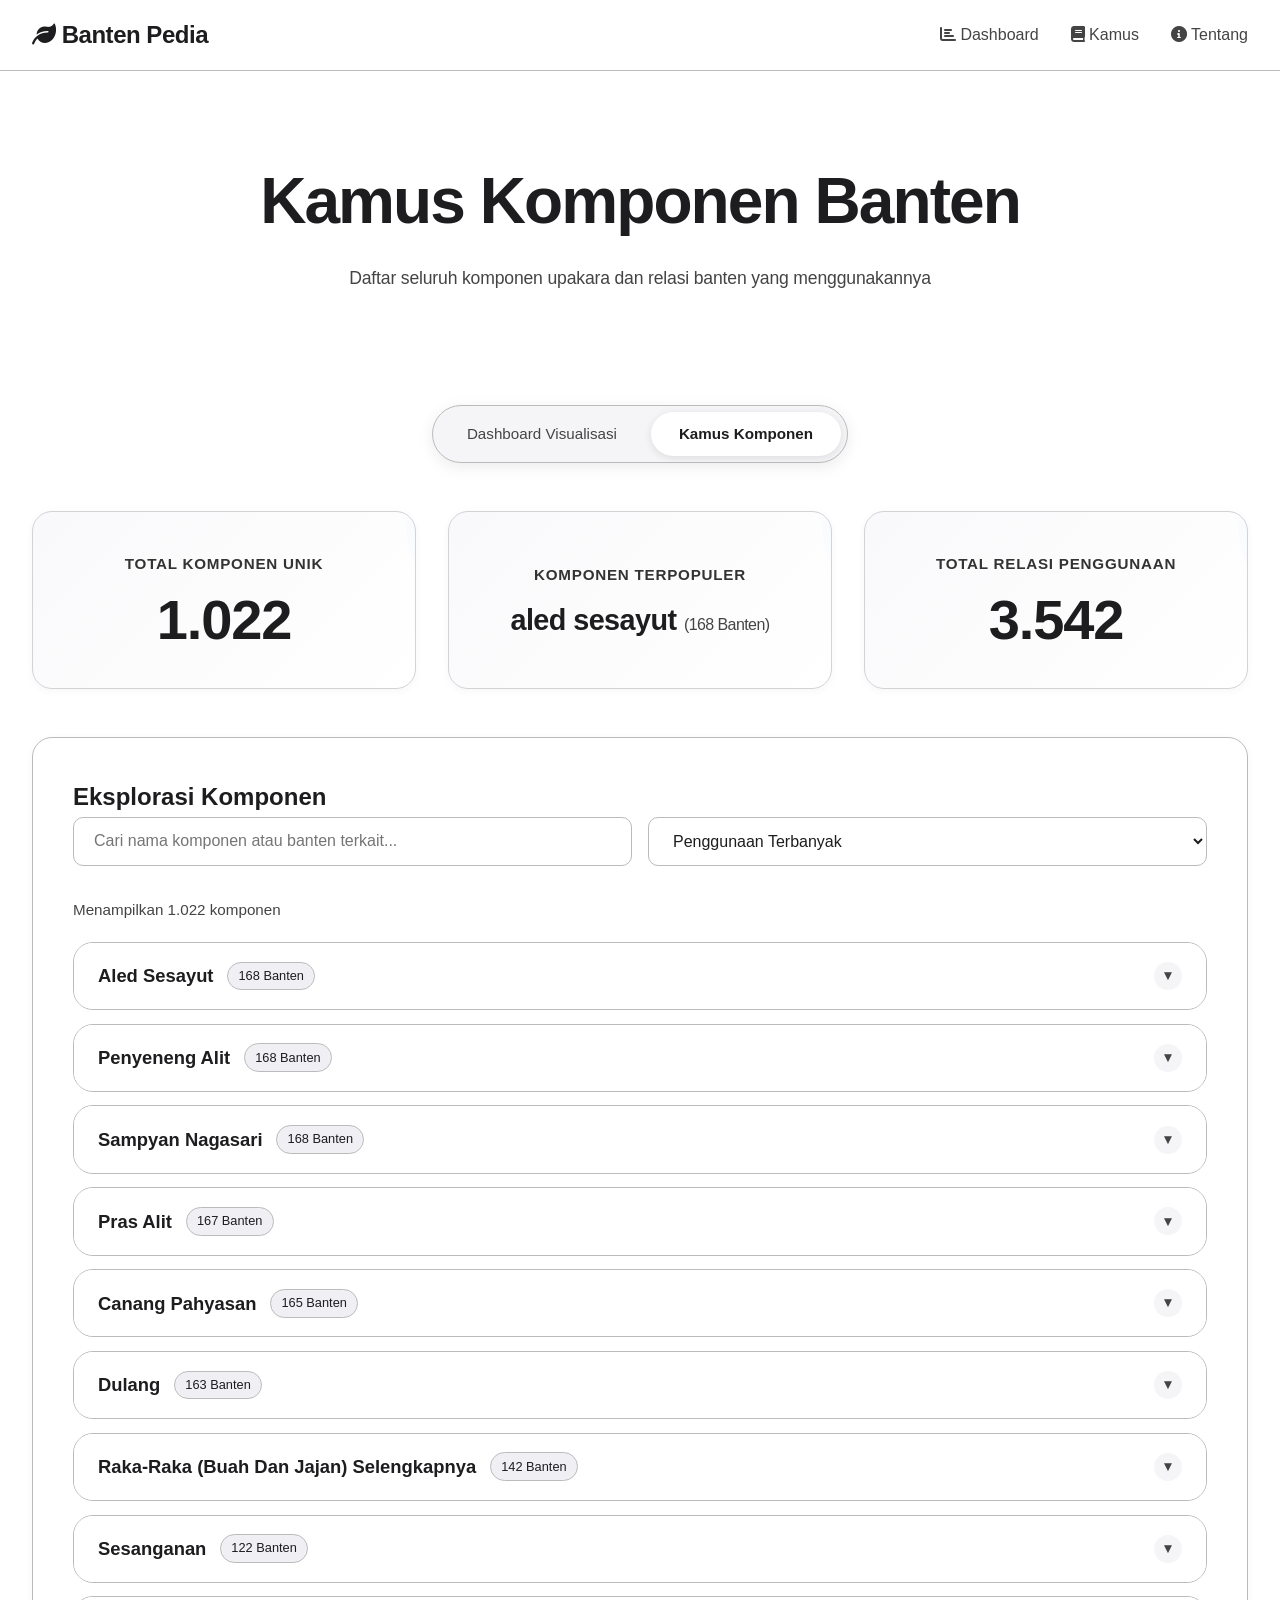
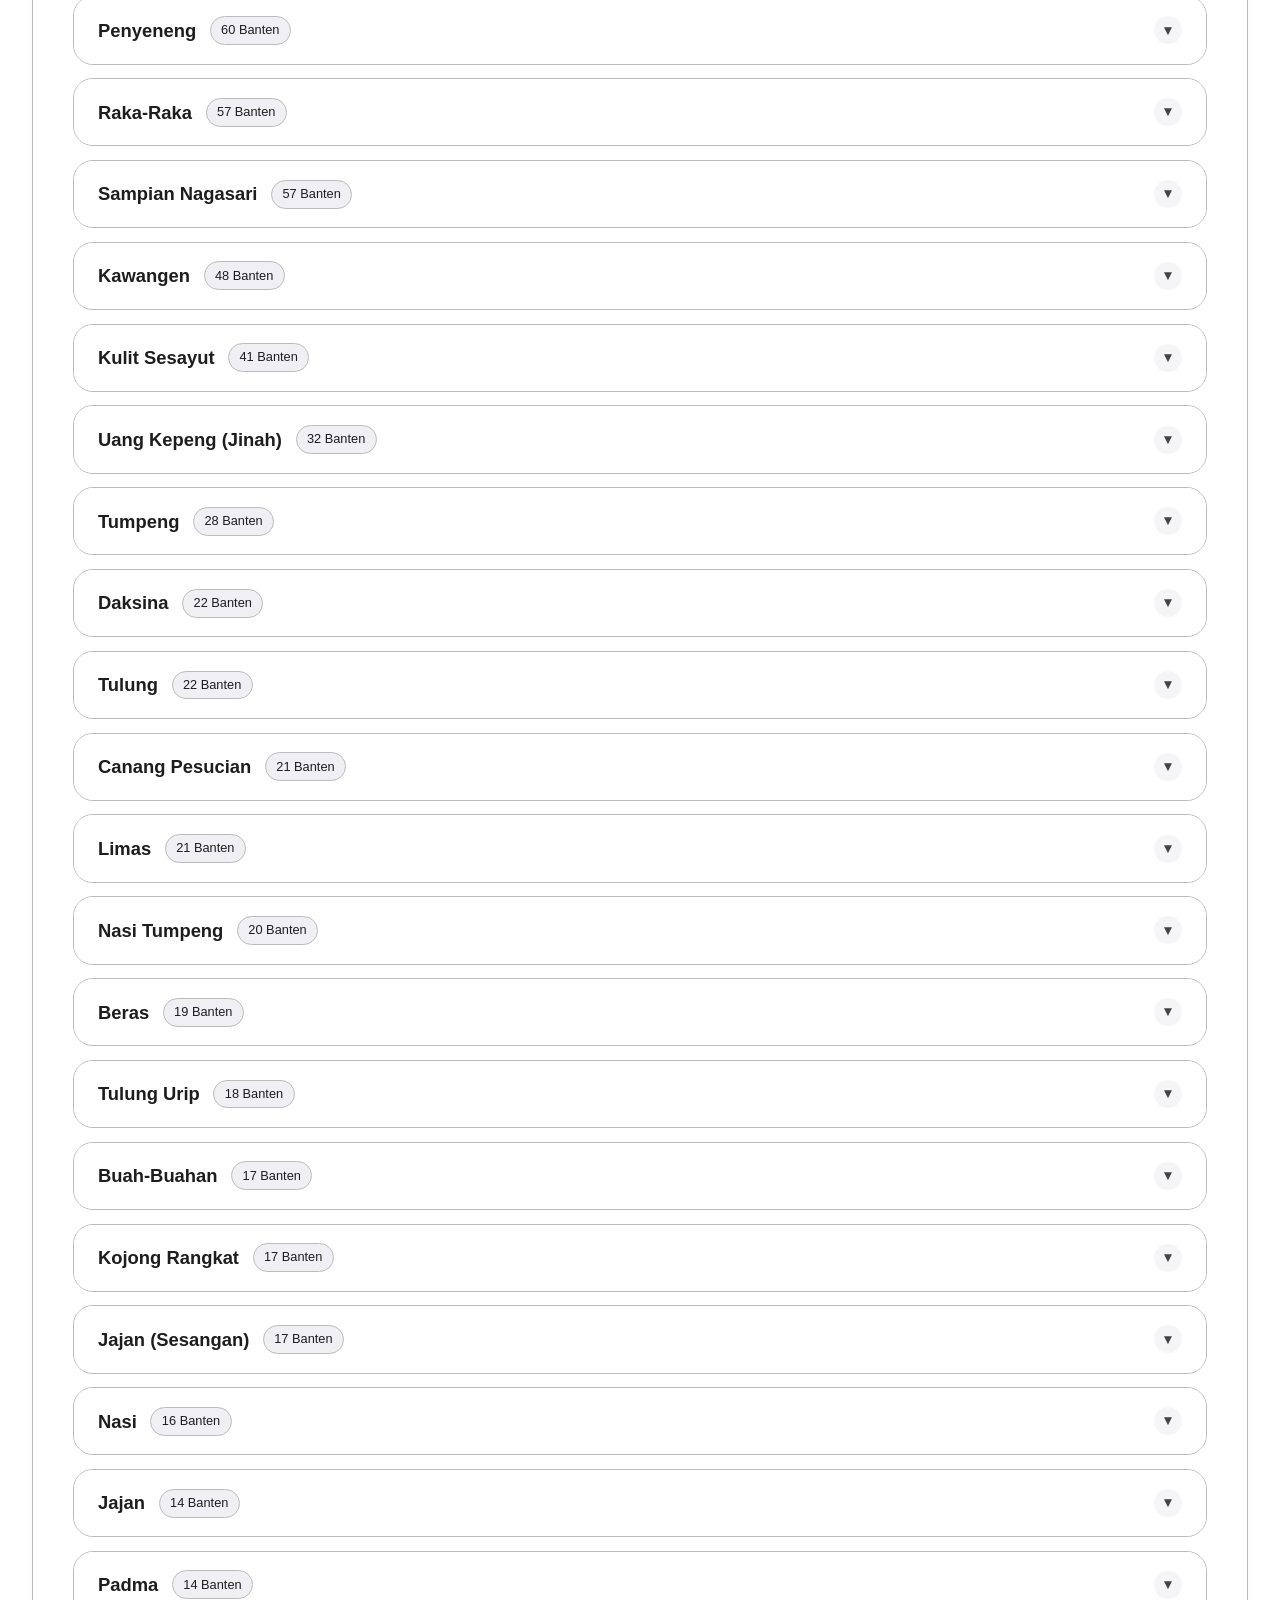
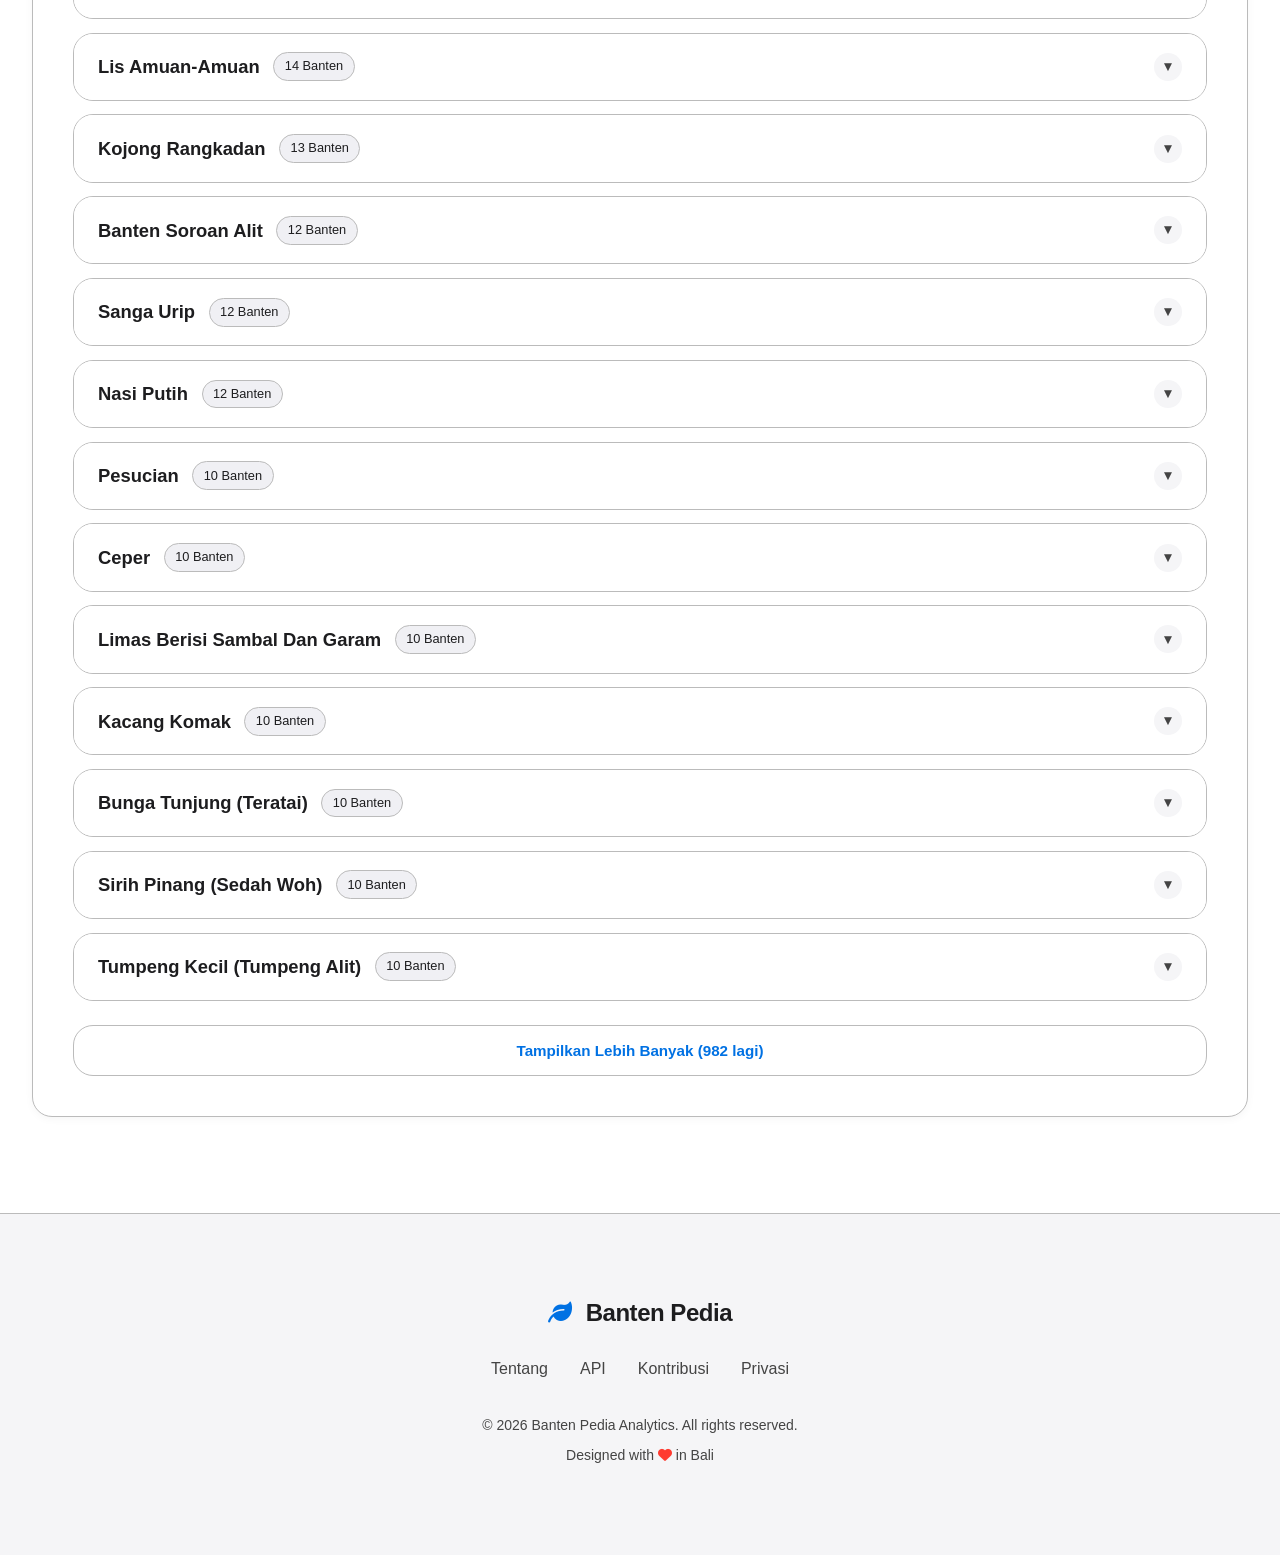
<file: web_viz/kamus.html>
<!DOCTYPE html>
<html lang="id">
<head>
    <meta charset="UTF-8">
    <meta name="viewport" content="width=device-width, initial-scale=1.0">
    <title>Kamus Komponen Banten - Banten Pedia</title>
    <link rel="stylesheet" href="style.css">
    <link rel="stylesheet" href="https://cdnjs.cloudflare.com/ajax/libs/font-awesome/6.0.0/css/all.min.css">
</head>
<body class="has-fixed-header">
    <header class="site-header">
        <div class="header-content">
            <a href="index.html" class="logo">
                <i class="fas fa-leaf"></i> Banten Pedia
            </a>
            <nav class="header-nav">
                <a href="index.html">
                    <i class="fas fa-chart-bar"></i> Dashboard
                </a>
                <a href="kamus.html" class="active">
                    <i class="fas fa-book"></i> Kamus
                </a>
                <a href="#">
                    <i class="fas fa-info-circle"></i> Tentang
                </a>
            </nav>
        </div>
    </header>

    <div class="container">
        <header>
            <h1>Kamus Komponen Banten</h1>
            <p>Daftar seluruh komponen upakara dan relasi banten yang menggunakannya</p>
        </header>

        <nav class="nav-segmented">
            <div class="nav-pills">
                <a href="index.html" class="nav-pill">Dashboard Visualisasi</a>
                <a href="kamus.html" class="nav-pill active">Kamus Komponen</a>
            </div>
        </nav>

        <section class="dashboard">
            <div class="stats-cards">
                <div class="card stat-card">
                    <h3>Total Komponen Unik</h3>
                    <p id="total-components" class="stat-value">0</p>
                </div>
                <div class="card stat-card">
                    <h3>Komponen Terpopuler</h3>
                    <p id="top-component" class="stat-value" style="font-size: 1.8rem; line-height: 1.2;">-</p>
                </div>
                <div class="card stat-card">
                    <h3>Total Relasi Penggunaan</h3>
                    <p id="total-relations" class="stat-value">0</p>
                </div>
            </div>
        </section>

        <section class="data-list card">
            <div class="list-header">
                <h2>Eksplorasi Komponen</h2>
                <div class="filters">
                    <input type="text" id="searchInput" class="filter-input" placeholder="Cari nama komponen atau banten terkait...">
                    <select id="sortFilter" class="filter-input">
                        <option value="usage_desc">Penggunaan Terbanyak</option>
                        <option value="usage_asc">Penggunaan Tersedikit</option>
                        <option value="name_asc">Nama Komponen (A-Z)</option>
                        <option value="name_desc">Nama Komponen (Z-A)</option>
                    </select>
                </div>
            </div>

            <div id="resultsCount" style="margin-bottom: 1.25rem; color: var(--text-muted); font-size: 0.95rem;">
                Memuat data komponen...
            </div>

            <div class="dictionary-list" id="dictionaryList">
                <!-- Component cards will be injected here -->
            </div>

            <button id="loadMoreBtn" class="load-more-btn" style="display: none;">
                Muat Lebih Banyak
            </button>
        </section>
    </div>

    <!-- Modal for Banten Details -->
    <div id="detailModal" class="modal">
        <div class="modal-content">
            <span class="close-btn">&times;</span>
            <div id="modalBody" class="modal-body"></div>
        </div>
    </div>

    <script src="kamus.js"></script>
    
    <footer class="site-footer">
        <div class="container">
            <div class="footer-content">
                <div class="footer-logo">
                    <i class="fas fa-leaf"></i> Banten Pedia
                </div>
                <div class="footer-links">
                    <a href="#">Tentang</a>
                    <a href="#">API</a>
                    <a href="#">Kontribusi</a>
                    <a href="#">Privasi</a>
                </div>
                <div class="footer-copy">
                    <p>&copy; 2026 Banten Pedia Analytics. All rights reserved.</p>
                    <p class="footer-tagline">Designed with <i class="fas fa-heart"></i> in Bali</p>
                </div>
            </div>
        </div>
    </footer>
</body>
</html>
</file>
<file: web_viz/style.css>
:root {
    color-scheme: light;
    --bg-color: #ffffff;
    --bg-secondary: #f5f5f7;
    --card-bg: #ffffff;
    --card-bg-secondary: #f9f9fb;
    --text-main: #1d1d1f;
    --text-muted: #444444;
    --text-tertiary: #555555;
    --border-color: #bbbbbb;
    --border-light: #d2d2d7;
    --primary: #0071e3;
    --primary-hover: #0077ed;
    --primary-light: #0071e3;
    --accent-green: #34c759;
    --accent-orange: #ff9500;
    --accent-red: #ff3b30;
    --radius: 20px;
    --radius-sm: 10px;
    --transition: all 0.3s cubic-bezier(0.4, 0, 0.2, 1);
}

html {
    scroll-behavior: smooth;
}

* {
    box-sizing: border-box;
    margin: 0;
    padding: 0;
}

body {
    font-family: -apple-system, BlinkMacSystemFont, "Segoe UI", Roboto, Helvetica, Arial, sans-serif;
    background-color: var(--bg-color);
    color: var(--text-main);
    line-height: 1.6;
    -webkit-font-smoothing: antialiased;
    -moz-osx-font-smoothing: grayscale;
    transition: background-color 0.3s ease, color 0.3s ease;
}

/* Offset for pages with fixed header */
body.has-fixed-header {
    padding-top: 70px;
}

.container {
    max-width: 1280px;
    margin: 0 auto;
    padding: 2rem;
}

header {
    text-align: center;
    margin-bottom: 4rem;
    padding: 3rem 2rem;
    position: relative;
}

header h1 {
    font-size: clamp(2.5rem, 8vw, 4rem);
    font-weight: 700;
    letter-spacing: -0.03em;
    margin-bottom: 0.75rem;
    background: linear-gradient(135deg, var(--text-main) 0%, var(--text-main) 100%);
    -webkit-background-clip: text;
    -webkit-text-fill-color: transparent;
    background-clip: text;
}

header p {
    color: var(--text-muted);
    font-size: 1.1rem;
    font-weight: 400;
    letter-spacing: -0.01em;
}

.card {
    background: var(--card-bg);
    border: 1px solid var(--border-color);
    border-radius: var(--radius);
    padding: 2.5rem;
    box-shadow: 0 2px 8px rgba(0, 0, 0, 0.04);
    transition: var(--transition);
}

.card:hover {
    border-color: var(--border-light);
    box-shadow: 0 4px 16px rgba(0, 0, 0, 0.06);
}

.dashboard {
    display: flex;
    flex-direction: column;
    gap: 3rem;
    margin-bottom: 3rem;
}

.stats-cards {
    display: grid;
    grid-template-columns: repeat(auto-fit, minmax(280px, 1fr));
    gap: 2rem;
}

.stat-card {
    text-align: center;
    padding: 2.5rem;
    display: flex;
    flex-direction: column;
    justify-content: center;
    background: linear-gradient(135deg, var(--card-bg-secondary) 0%, var(--card-bg) 100%);
    border: 1px solid var(--border-light);
    position: relative;
    overflow: hidden;
}

.stat-card::before {
    content: '';
    position: absolute;
    top: -50%;
    right: -50%;
    width: 200px;
    height: 200px;
    background: radial-gradient(circle, rgba(0, 113, 227, 0.05), transparent);
    border-radius: 50%;
}

.stat-card h3 {
    font-size: 0.95rem;
    color: #333333;
    font-weight: 600;
    margin-bottom: 1rem;
    text-transform: uppercase;
    letter-spacing: 0.05em;
}

.stat-value {
    font-size: 3.5rem;
    font-weight: 700;
    letter-spacing: -0.02em;
    color: var(--text-main);
    line-height: 1;
}

.charts-row {
    display: grid;
    grid-template-columns: 1.5fr 1fr;
    gap: 2rem;
    margin-bottom: 3rem;
}

@media (max-width: 768px) {
    .charts-row {
        grid-template-columns: 1fr;
    }
}

.chart-container {
    display: flex;
    flex-direction: column;
}

.chart-container h2 {
    font-size: 1.5rem;
    font-weight: 600;
    margin-bottom: 2rem;
    color: var(--text-main);
    letter-spacing: -0.02em;
}

.chart-wrapper {
    position: relative;
    height: 320px;
    width: 100%;
}

.filters {
    display: flex;
    gap: 1rem;
    margin-bottom: 2rem;
    flex-wrap: wrap;
}

.filter-input {
    padding: 0.875rem 1.25rem;
    border-radius: var(--radius-sm);
    border: 1px solid var(--border-color);
    background: var(--card-bg);
    color: var(--text-main);
    font-family: inherit;
    font-size: 1rem;
    outline: none;
    flex: 1;
    min-width: 220px;
    transition: var(--transition);
}

.filter-input:focus {
    border-color: var(--primary);
    box-shadow: 0 0 0 4px rgba(0, 113, 227, 0.1);
}

.list-content {
    display: grid;
    grid-template-columns: repeat(auto-fill, minmax(320px, 1fr));
    gap: 1.5rem;
    max-height: none;
    overflow-y: visible;
    padding-right: 0;
}

.list-content::-webkit-scrollbar {
    width: 8px;
}
.list-content::-webkit-scrollbar-track {
    background: var(--bg-secondary);
    border-radius: 10px;
}
.list-content::-webkit-scrollbar-thumb {
    background: var(--border-color);
    border-radius: 10px;
}
.list-content::-webkit-scrollbar-thumb:hover {
    background: var(--text-tertiary);
}

.banten-item {
    background: var(--card-bg);
    border: 1px solid var(--border-color);
    border-radius: var(--radius);
    padding: 2rem 2rem 1.5rem;
    cursor: pointer;
    transition: var(--transition);
    position: relative;
    overflow: hidden;
    text-align: center;
}

.card-badge {
    position: absolute;
    top: 0.75rem;
    right: 0.75rem;
    background: var(--primary);
    color: white;
    padding: 0.3rem 0.7rem;
    border-radius: 16px;
    font-size: 0.7rem;
    font-weight: 600;
    line-height: 1.2;
}

.banten-item:hover {
    border-color: var(--primary);
    box-shadow: 0 4px 16px rgba(0, 0, 0, 0.08);
    transform: translateY(-2px);
}

.banten-item h4 {
    font-size: 1.2rem;
    font-weight: 600;
    color: var(--text-main);
    margin-bottom: 1rem;
    letter-spacing: -0.01em;
    margin-top: 1.5rem;
    padding-right: 5rem;
}

.banten-item p {
    font-size: 0.95rem;
    color: var(--text-muted);
    margin-bottom: 1.5rem;
    display: -webkit-box;
    line-clamp: 3;
    -webkit-line-clamp: 3;
    -webkit-box-orient: vertical;
    overflow: hidden;
    line-height: 1.6;
    min-height: 4.8rem;
}

.detail-btn {
    display: inline-block;
    padding: 0.75rem 1.5rem;
    background: var(--primary);
    color: white;
    border-radius: 9999px;
    font-weight: 500;
    font-size: 0.95rem;
    text-decoration: none;
    transition: var(--transition);
    border: none;
    cursor: pointer;
}

.detail-btn:hover {
    background: var(--primary-hover);
    transform: translateY(-2px);
    box-shadow: 0 4px 12px rgba(0, 113, 227, 0.3);
}

/* Modal Styles */
.modal {
    display: none; 
    position: fixed; 
    z-index: 1000; 
    left: 0;
    top: 0;
    width: 100%; 
    height: 100%; 
    background-color: rgba(0, 0, 0, 0.6); 
    backdrop-filter: blur(20px);
    -webkit-backdrop-filter: blur(20px);
    overflow: auto;
    animation: fadeIn 0.2s ease;
}

@keyframes fadeIn {
    from { opacity: 0; }
    to { opacity: 1; }
}

.modal-content {
    background: var(--bg-secondary);
    margin: 3% auto;
    padding: 0;
    border: none;
    width: 90%;
    max-width: 900px;
    position: relative;
    border-radius: var(--radius);
    box-shadow: 0 24px 80px rgba(0, 0, 0, 0.25);
    animation: slideUp 0.3s cubic-bezier(0.4, 0, 0.2, 1);
    overflow: hidden;
}

@keyframes slideUp {
    from { 
        opacity: 0;
        transform: translateY(30px); 
    }
    to { 
        opacity: 1;
        transform: translateY(0); 
    }
}

.modal-header {
    background: linear-gradient(135deg, var(--primary) 0%, #005bb5 100%);
    padding: 3rem 3rem 2rem;
    position: relative;
}

.modal-header h2 {
    color: white;
    font-size: 2.5rem;
    font-weight: 700;
    margin: 0 0 0.75rem 0;
    letter-spacing: -0.02em;
}

.modal-header .meta-info {
    color: rgba(255, 255, 255, 0.9);
    font-size: 1rem;
    display: flex;
    gap: 1.5rem;
    align-items: center;
}

.modal-header .meta-info span {
    display: inline-flex;
    align-items: center;
    gap: 0.5rem;
}

.close-btn {
    position: absolute;
    top: 1.5rem;
    right: 2rem;
    color: white;
    font-size: 28px;
    cursor: pointer;
    transition: var(--transition);
    width: 40px;
    height: 40px;
    display: flex;
    align-items: center;
    justify-content: center;
    border-radius: 50%;
    background: rgba(255, 255, 255, 0.15);
    border: 1px solid rgba(255, 255, 255, 0.2);
}

.close-btn:hover {
    background: rgba(255, 255, 255, 0.25);
    transform: rotate(90deg);
}

.modal-body {
    padding: 2.5rem 3rem 3rem;
}

.modal-body h2 {
    font-size: 2.25rem;
    font-weight: 700;
    margin-bottom: 2rem;
    color: var(--text-main);
    letter-spacing: -0.02em;
}

.modal-grid {
    display: grid;
    grid-template-columns: 1fr 1fr;
    gap: 2.5rem;
}

.main-column,
.side-column {
    padding: 0 1rem;
}

@media (max-width: 768px) {
    .modal-grid {
        grid-template-columns: 1fr;
    }
    .main-column,
    .side-column {
        padding: 0;
    }
}

.modal-section {
    margin-bottom: 2.5rem;
}

.modal-section.no-border h3 {
    border-bottom: none;
    margin-bottom: 1rem;
}

.modal-section h3 {
    font-size: 1.3rem;
    font-weight: 600;
    color: var(--text-main);
    margin-bottom: 1.25rem;
    padding-bottom: 0.75rem;
    border-bottom: 3px solid var(--primary);
    letter-spacing: -0.01em;
    display: flex;
    align-items: center;
    gap: 0.75rem;
}

.modal-section h3 i {
    color: var(--primary);
}

.modal-section p {
    color: var(--text-muted);
    font-size: 1.05rem;
    line-height: 1.8;
    background: var(--card-bg);
    padding: 1.5rem;
    border-radius: var(--radius-sm);
    border-left: 4px solid var(--primary);
}

/* Accordion Styles */
.modal-accordion {
    margin-bottom: 1.25rem;
    border: 1px solid var(--border-light);
    border-radius: var(--radius-sm);
    overflow: hidden;
    transition: var(--transition);
}

.accordion-header {
    display: flex;
    justify-content: space-between;
    align-items: center;
    padding: 1.25rem;
    cursor: pointer;
    background: var(--card-bg);
    user-select: none;
    transition: background 0.2s ease;
}

.accordion-header:hover {
    background: var(--bg-secondary);
}

.accordion-header h3 {
    margin: 0;
    border-bottom: none;
    padding-bottom: 0;
    font-size: 1.1rem;
}

.accordion-header .arrow {
    color: var(--text-muted);
    transition: transform 0.3s ease;
    font-size: 0.9rem;
}

.modal-accordion.active .accordion-header .arrow {
    transform: rotate(180deg);
    color: var(--primary);
}

.accordion-content {
    max-height: 0;
    overflow: hidden;
    transition: max-height 0.3s ease;
}

.modal-accordion.active .accordion-content {
    max-height: 500px;
    padding: 0 1.25rem 1.25rem 1.25rem;
}

.accordion-content p {
    margin: 0;
}

.komponen-list {
    list-style: none;
    display: flex;
    flex-direction: column;
    gap: 1rem;
}

.komponen-item {
    background: linear-gradient(135deg, var(--card-bg) 0%, var(--card-bg-secondary) 100%);
    border-radius: var(--radius-sm);
    border: 1px solid var(--border-light);
    transition: var(--transition);
    position: relative;
    overflow: hidden;
    padding: 1rem 1.25rem;
}
.komponen-item:has(p) {
    padding: 1.5rem;
}

.komponen-item:hover {
    border-color: var(--primary);
    transform: translateY(-4px);
    box-shadow: 0 6px 16px rgba(0, 0, 0, 0.1);
}

.komponen-item::before {
    content: '';
    position: absolute;
    top: 0;
    left: 0;
    width: 6px;
    height: 100%;
    background: var(--accent-green);
}

.komponen-item h4 {
    font-size: 1.1rem;
    font-weight: 600;
    color: var(--text-main);
    margin-bottom: 0.5rem;
}

.komponen-item p {
    font-size: 0.9rem;
    color: var(--text-muted);
    line-height: 1.6;
}

.komponen-item strong {
    color: var(--text-main);
    font-weight: 600;
}

/* Apple Segmented Nav */
.nav-segmented {
    display: flex;
    justify-content: center;
    margin-bottom: 3rem;
    position: sticky;
    top: 20px;
    z-index: 100;
}

.nav-pills {
    display: inline-flex;
    background: var(--bg-secondary);
    padding: 6px;
    border-radius: 9999px;
    gap: 6px;
    border: 1px solid var(--border-color);
    backdrop-filter: blur(20px);
    box-shadow: 0 4px 16px rgba(0, 0, 0, 0.08);
}

.nav-pill {
    padding: 10px 28px;
    font-size: 0.95rem;
    font-weight: 500;
    color: var(--text-muted);
    text-decoration: none;
    border-radius: 9999px;
    transition: var(--transition);
}

.nav-pill:hover {
    color: var(--text-main);
    background: rgba(0, 0, 0, 0.03);
}

.nav-pill.active {
    background: var(--card-bg);
    color: var(--text-main);
    font-weight: 600;
    box-shadow: 0 2px 8px rgba(0, 0, 0, 0.1);
}

/* Dictionary View Styles */
.dictionary-controls {
    display: flex;
    gap: 1rem;
    margin-bottom: 2rem;
    flex-wrap: wrap;
}

.dictionary-list {
    display: flex;
    flex-direction: column;
    gap: 0.85rem;
}

.component-card {
    background: var(--card-bg);
    border: 1px solid var(--border-color);
    border-radius: var(--radius);
    overflow: hidden;
    transition: border-color 0.2s ease;
}

.component-card:hover {
    border-color: #a1a1a6;
}

.component-header {
    display: flex;
    align-items: center;
    justify-content: space-between;
    padding: 1.15rem 1.5rem;
    cursor: pointer;
    user-select: none;
    background: var(--card-bg);
}

.component-title-group {
    display: flex;
    align-items: center;
    gap: 0.85rem;
    flex-wrap: wrap;
}

.component-name {
    font-size: 1.15rem;
    font-weight: 600;
    color: var(--text-main);
    text-transform: capitalize;
}

.component-badge {
    display: inline-flex;
    align-items: center;
    padding: 0.2rem 0.65rem;
    background: #f0f0f4;
    color: var(--text-main);
    border-radius: 9999px;
    font-size: 0.8rem;
    font-weight: 500;
    border: 1px solid var(--border-color);
}

.component-arrow {
    display: inline-flex;
    align-items: center;
    justify-content: center;
    width: 28px;
    height: 28px;
    border-radius: 50%;
    background: #f5f5f7;
    color: var(--text-muted);
    font-size: 0.85rem;
    transition: transform 0.2s ease, background-color 0.2s ease;
}

.component-card.expanded .component-arrow {
    transform: rotate(180deg);
    background: #e5e5ea;
    color: var(--text-main);
}

.component-dropdown {
    display: none;
    padding: 1.25rem 1.5rem;
    background: #fafafc;
    border-top: 1px solid var(--border-color);
}

.component-card.expanded .component-dropdown {
    display: block;
}

.dropdown-desc {
    margin-bottom: 1rem;
    font-size: 0.9rem;
    color: var(--text-muted);
}

.banten-grid {
    display: grid;
    grid-template-columns: repeat(auto-fill, minmax(280px, 1fr));
    gap: 1rem;
}

.banten-subcard {
    background: #ffffff;
    border: 1px solid var(--border-color);
    border-radius: var(--radius-sm);
    padding: 1rem;
    cursor: pointer;
    transition: border-color 0.2s ease, transform 0.15s ease;
}

.banten-subcard:hover {
    border-color: var(--primary);
    transform: translateY(-1px);
}

.banten-subcard h5 {
    font-size: 0.95rem;
    font-weight: 600;
    color: var(--text-main);
    margin-bottom: 0.35rem;
}

.banten-subcard p {
    font-size: 0.85rem;
    color: var(--text-muted);
    line-height: 1.4;
}

.banten-subcard .badge-peran {
    display: inline-block;
    margin-top: 0.5rem;
    padding: 0.15rem 0.5rem;
    background: #e8f2fe;
    color: #0071e3;
    border-radius: 4px;
    font-size: 0.75rem;
    font-weight: 500;
}

.load-more-btn {
    display: block;
    width: 100%;
    padding: 1rem;
    margin-top: 1.5rem;
    background: var(--card-bg);
    border: 1px solid var(--border-color);
    border-radius: var(--radius);
    color: var(--primary);
    font-size: 0.95rem;
    font-weight: 600;
    cursor: pointer;
    text-align: center;
    transition: background 0.2s ease, border-color 0.2s ease;
}

.load-more-btn:hover {
    background: var(--bg-secondary);
    border-color: var(--text-muted);
    transform: translateY(-2px);
    box-shadow: 0 4px 12px rgba(0, 0, 0, 0.08);
}

/* Hero Section */
.hero {
    text-align: center;
    padding: 5rem 2rem;
    margin-bottom: 3rem;
    background: linear-gradient(180deg, var(--bg-secondary) 0%, var(--bg-color) 100%);
    border-radius: var(--radius);
    position: relative;
    overflow: hidden;
}

.hero::before {
    content: '';
    position: absolute;
    top: -50%;
    left: 50%;
    width: 600px;
    height: 600px;
    background: radial-gradient(circle, rgba(0, 113, 227, 0.08), transparent 70%);
    transform: translateX(-50%);
}

.hero h1 {
    font-size: clamp(3rem, 10vw, 5rem);
    font-weight: 700;
    letter-spacing: -0.04em;
    margin-bottom: 1.5rem;
    color: var(--text-main);
}

.hero p {
    font-size: 1.25rem;
    color: var(--text-muted);
    max-width: 600px;
    margin: 0 auto 2.5rem;
    line-height: 1.6;
}

.cta-button {
    display: inline-block;
    padding: 1rem 2.5rem;
    background: var(--primary);
    color: white;
    border-radius: 9999px;
    font-weight: 600;
    font-size: 1.1rem;
    text-decoration: none;
    transition: var(--transition);
    box-shadow: 0 4px 16px rgba(0, 113, 227, 0.3);
}

.cta-button:hover {
    background: var(--primary-hover);
    transform: translateY(-2px);
    box-shadow: 0 6px 20px rgba(0, 113, 227, 0.4);
}

/* Sticky Header */
.site-header {
    position: fixed;
    top: 0;
    left: 0;
    right: 0;
    background: rgba(255, 255, 255, 0.8);
    backdrop-filter: saturate(180%) blur(20px);
    -webkit-backdrop-filter: saturate(180%) blur(20px);
    border-bottom: 1px solid var(--border-color);
    z-index: 1000;
    padding: 1rem 0;
    transition: var(--transition);
}

.header-content {
    max-width: 1280px;
    margin: 0 auto;
    padding: 0 2rem;
    display: flex;
    justify-content: space-between;
    align-items: center;
}

.logo {
    font-size: 1.5rem;
    font-weight: 700;
    color: var(--text-main);
    text-decoration: none;
    letter-spacing: -0.02em;
}

.header-nav {
    display: flex;
    gap: 2rem;
    align-items: center;
}

.header-nav a {
    color: var(--text-muted);
    text-decoration: none;
    font-weight: 500;
    transition: var(--transition);
}

.header-nav a:hover {
    color: var(--text-main);
}

/* Section Headers */
.section-header {
    text-align: center;
    margin-bottom: 3rem;
}

.section-header h2 {
    font-size: 2.5rem;
    font-weight: 700;
    letter-spacing: -0.02em;
    margin-bottom: 1rem;
}

.section-header p {
    color: var(--text-muted);
    font-size: 1.1rem;
}

/* Search Box */
.search-box {
    position: relative;
    flex: 1;
    min-width: 280px;
}

.search-box i {
    position: absolute;
    left: 1rem;
    top: 50%;
    transform: translateY(-50%);
    color: var(--text-muted);
    font-size: 1rem;
}

.search-box .filter-input {
    padding-left: 2.75rem;
    width: 100%;
}

/* Chart Header */
.chart-header {
    margin-bottom: 1.5rem;
}

.chart-header h2 {
    font-size: 1.5rem;
    font-weight: 600;
    margin-bottom: 0.5rem;
    color: var(--text-main);
    letter-spacing: -0.02em;
    display: flex;
    align-items: center;
    gap: 0.75rem;
}

.chart-header h2 i {
    color: var(--primary);
    font-size: 1.25rem;
}

.chart-header p {
    color: var(--text-muted);
    font-size: 0.95rem;
}

/* Footer */
.site-footer {
    background: var(--bg-secondary);
    border-top: 1px solid var(--border-color);
    padding: 3rem 0;
    margin-top: 4rem;
}

.footer-content {
    text-align: center;
}

.footer-logo {
    font-size: 1.5rem;
    font-weight: 700;
    color: var(--text-main);
    margin-bottom: 1.5rem;
    letter-spacing: -0.02em;
}

.footer-logo i {
    color: var(--primary);
    margin-right: 0.5rem;
}

.footer-links {
    display: flex;
    justify-content: center;
    gap: 2rem;
    margin-bottom: 2rem;
    flex-wrap: wrap;
}

.footer-links a {
    color: var(--text-muted);
    text-decoration: none;
    font-weight: 500;
    transition: var(--transition);
}

.footer-links a:hover {
    color: var(--primary);
}

.footer-copy p {
    color: var(--text-muted);
    font-size: 0.875rem;
    margin-bottom: 0.5rem;
}

.footer-tagline {
    color: var(--text-tertiary);
    font-size: 0.8rem;
}

.footer-tagline i {
    color: var(--accent-red);
}

/* Stat Card Icons */
.stat-card h3 i {
    margin-right: 0.5rem;
    color: var(--primary);
}

/* Responsive Adjustments */
@media (max-width: 768px) {
    .hero {
        padding: 3rem 1.5rem;
    }
    
    .hero h1 {
        font-size: 2.5rem;
    }
    
    .hero p {
        font-size: 1rem;
    }
    
    .section-header h2 {
        font-size: 2rem;
    }
    
    .header-nav {
        gap: 1rem;
    }
    
    .header-nav a {
        font-size: 0.875rem;
    }
    
    .header-nav a i {
        display: none;
    }
    
    .footer-links {
        gap: 1rem;
    }
}

/* Loading Animation */
.loading {
    display: flex;
    justify-content: center;
    align-items: center;
    padding: 3rem;
}

.loading-spinner {
    width: 40px;
    height: 40px;
    border: 3px solid var(--border-color);
    border-top-color: var(--primary);
    border-radius: 50%;
    animation: spin 0.8s linear infinite;
}

@keyframes spin {
    to { transform: rotate(360deg); }
}

/* Empty State */
.empty-state {
    text-align: center;
    padding: 4rem 2rem;
    color: var(--text-muted);
}

.empty-state i {
    font-size: 3rem;
    margin-bottom: 1rem;
    color: var(--border-color);
}

.empty-state h3 {
    font-size: 1.25rem;
    margin-bottom: 0.5rem;
    color: var(--text-main);
}

.empty-state p {
    font-size: 0.95rem;
}
</file>
